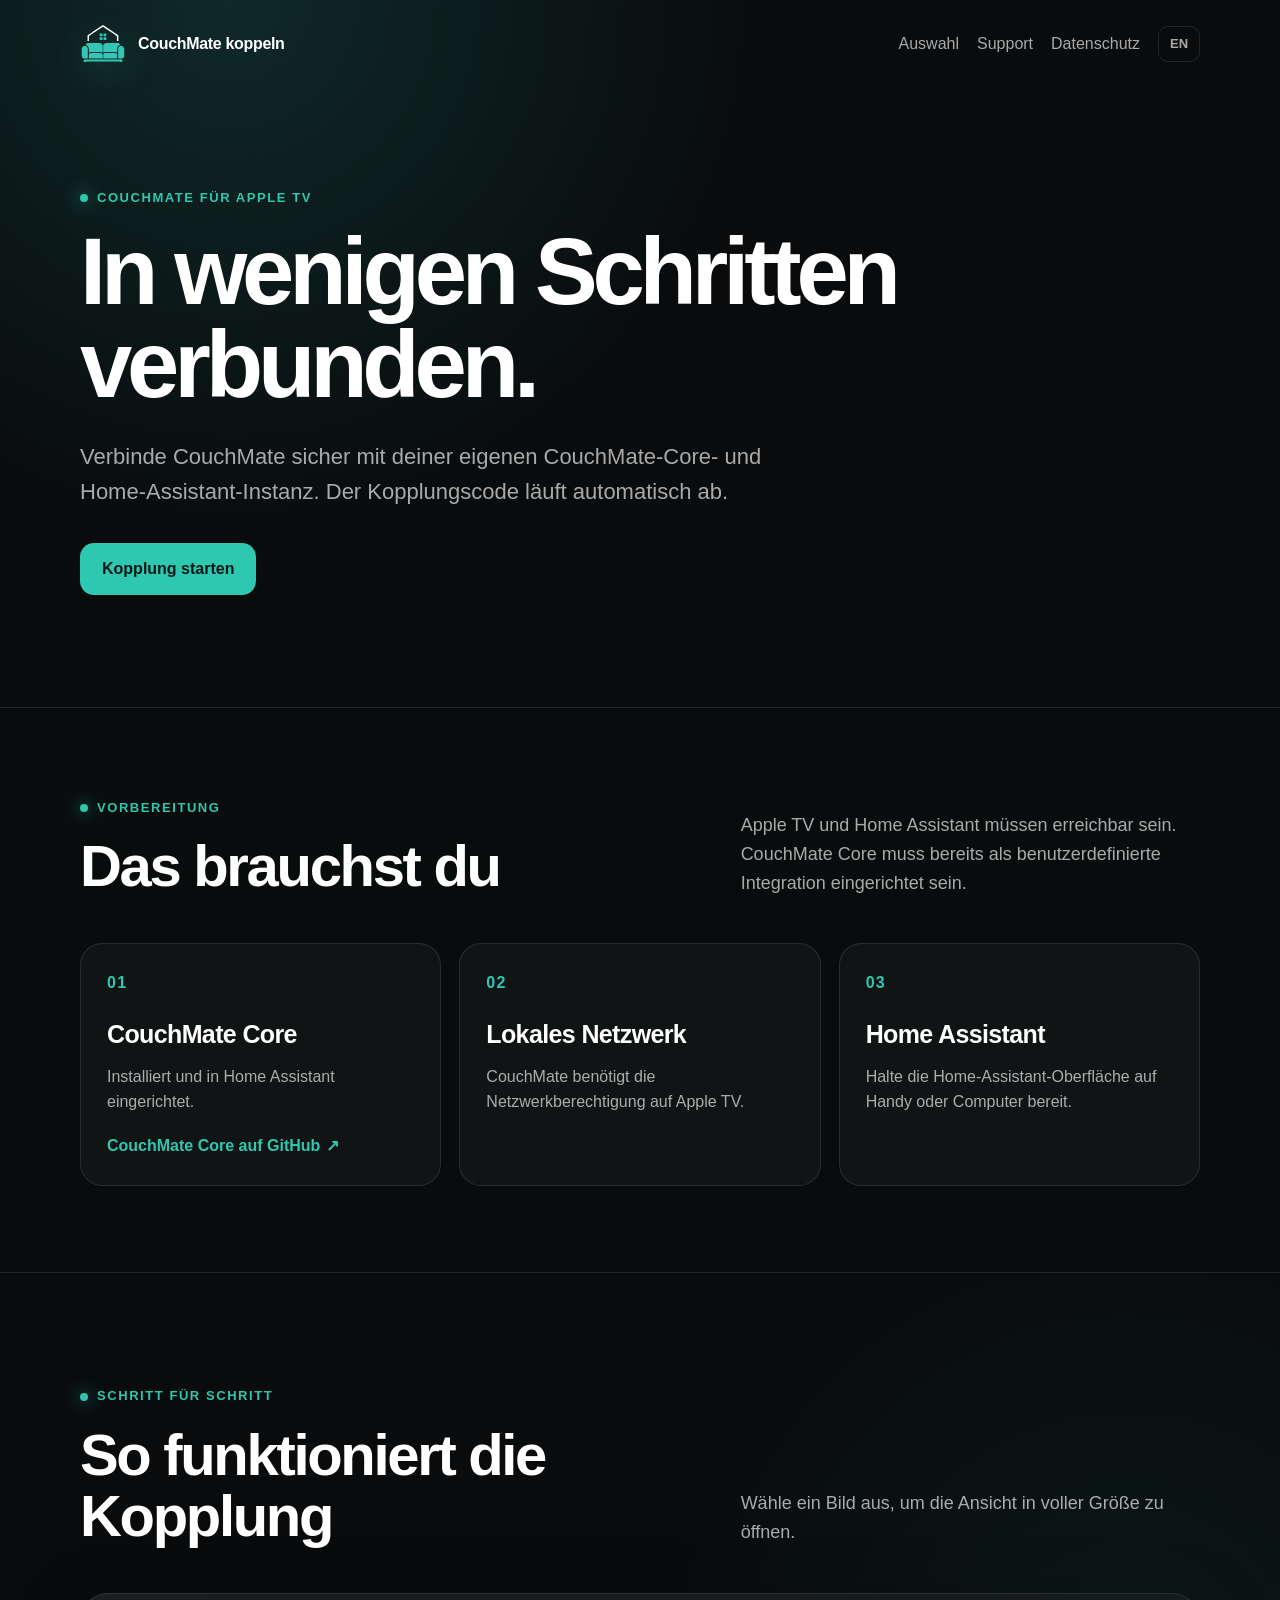
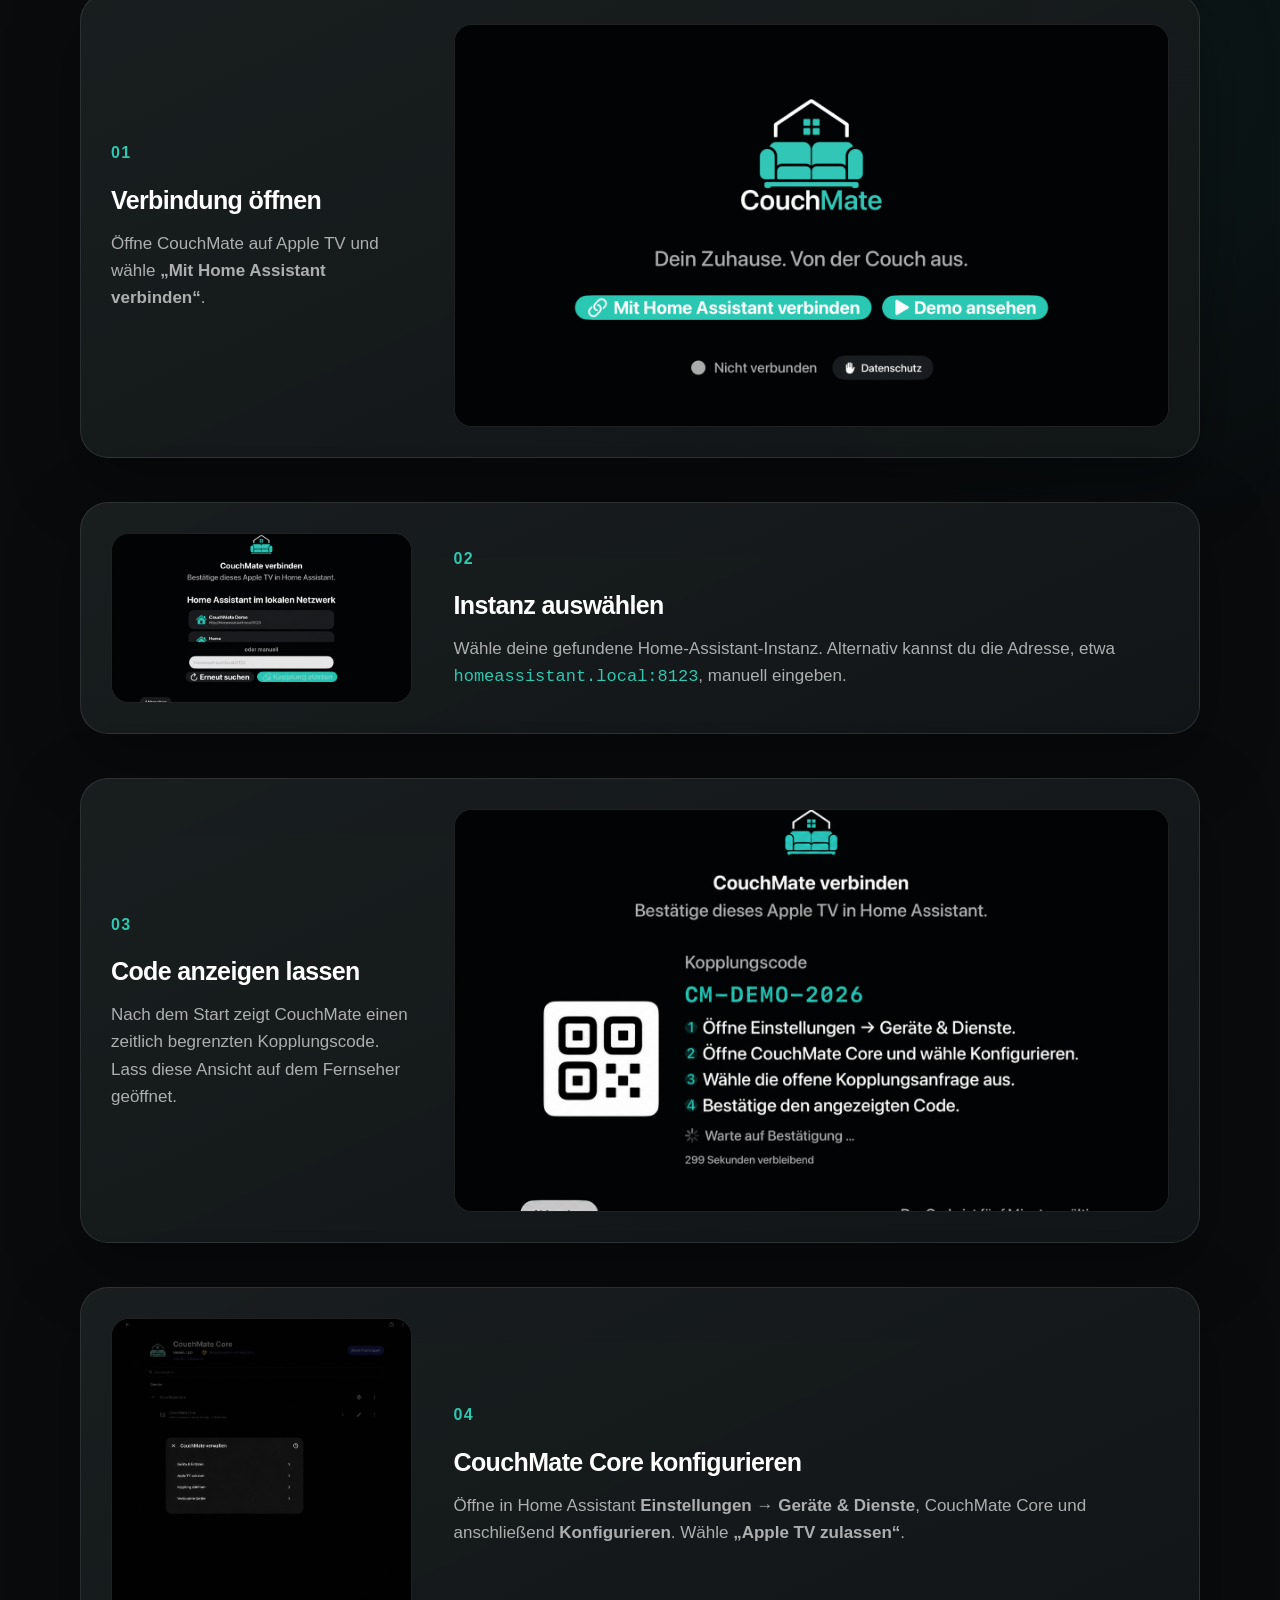
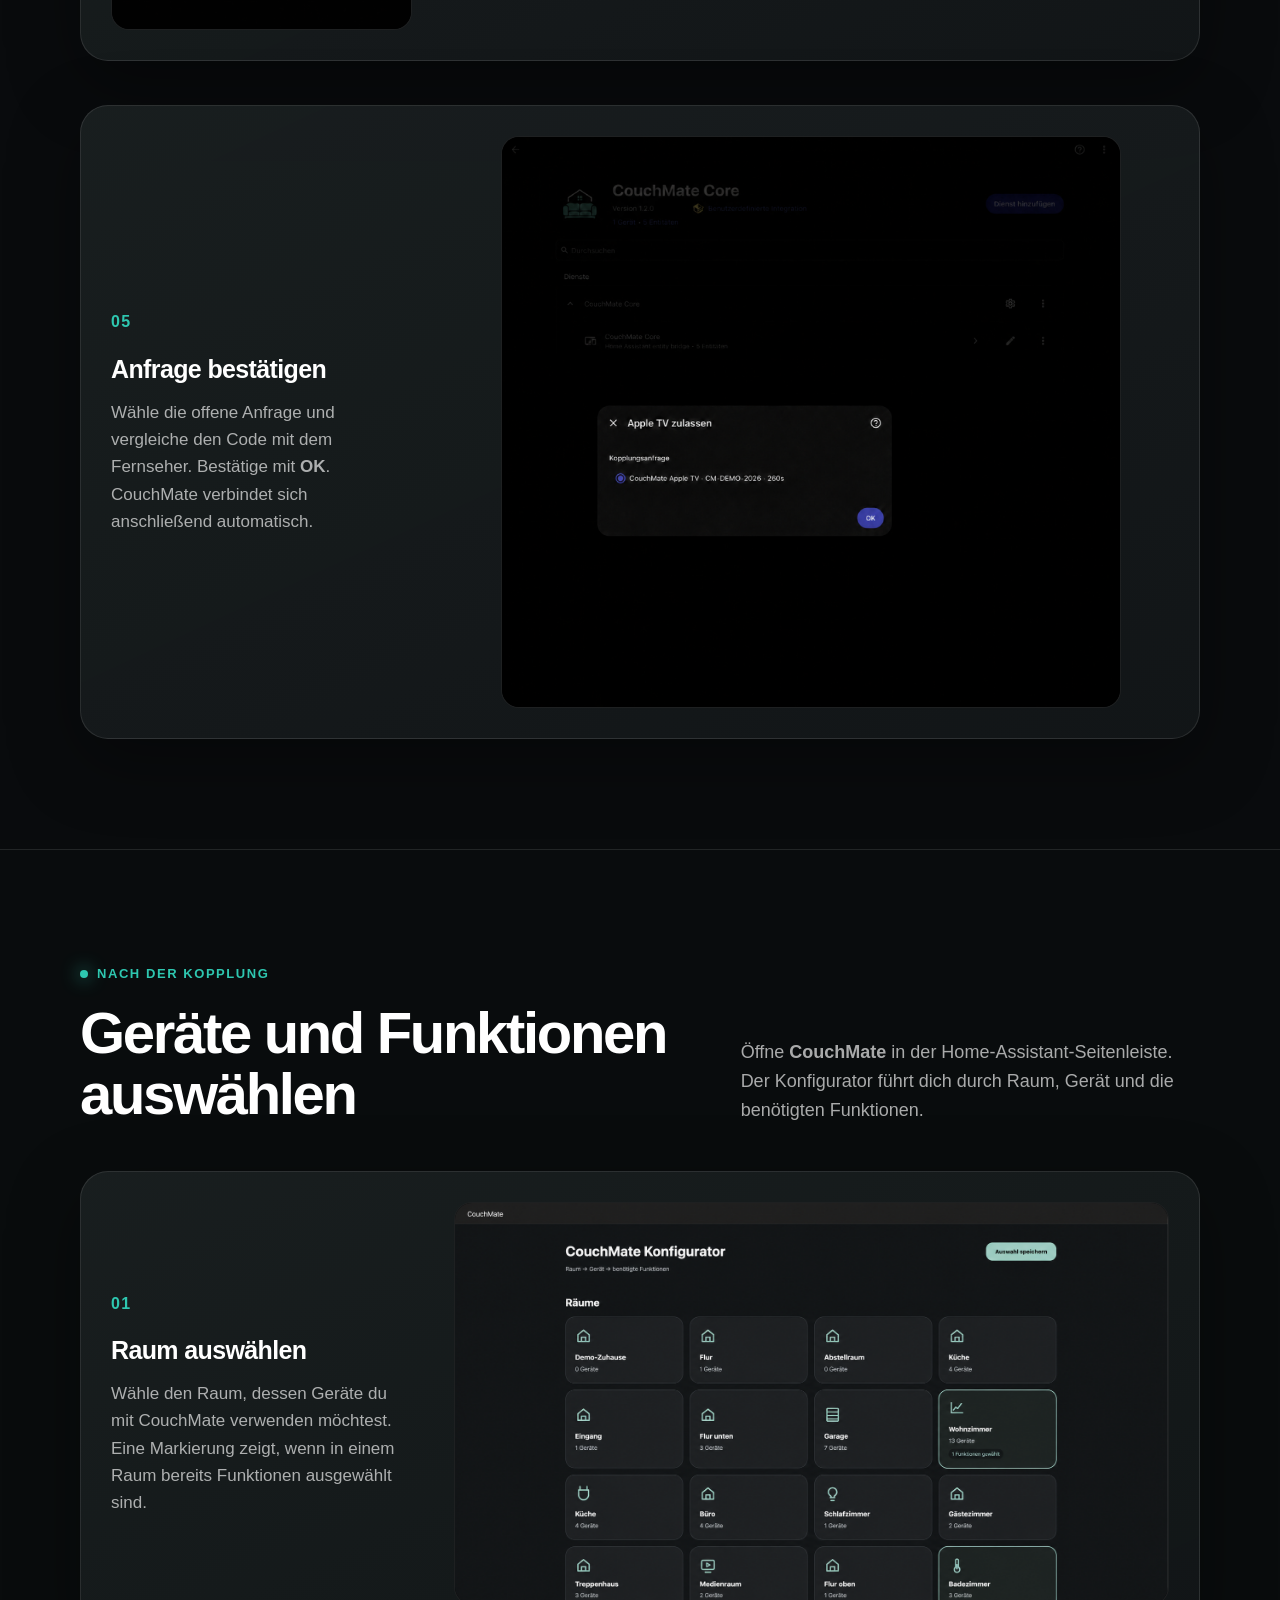
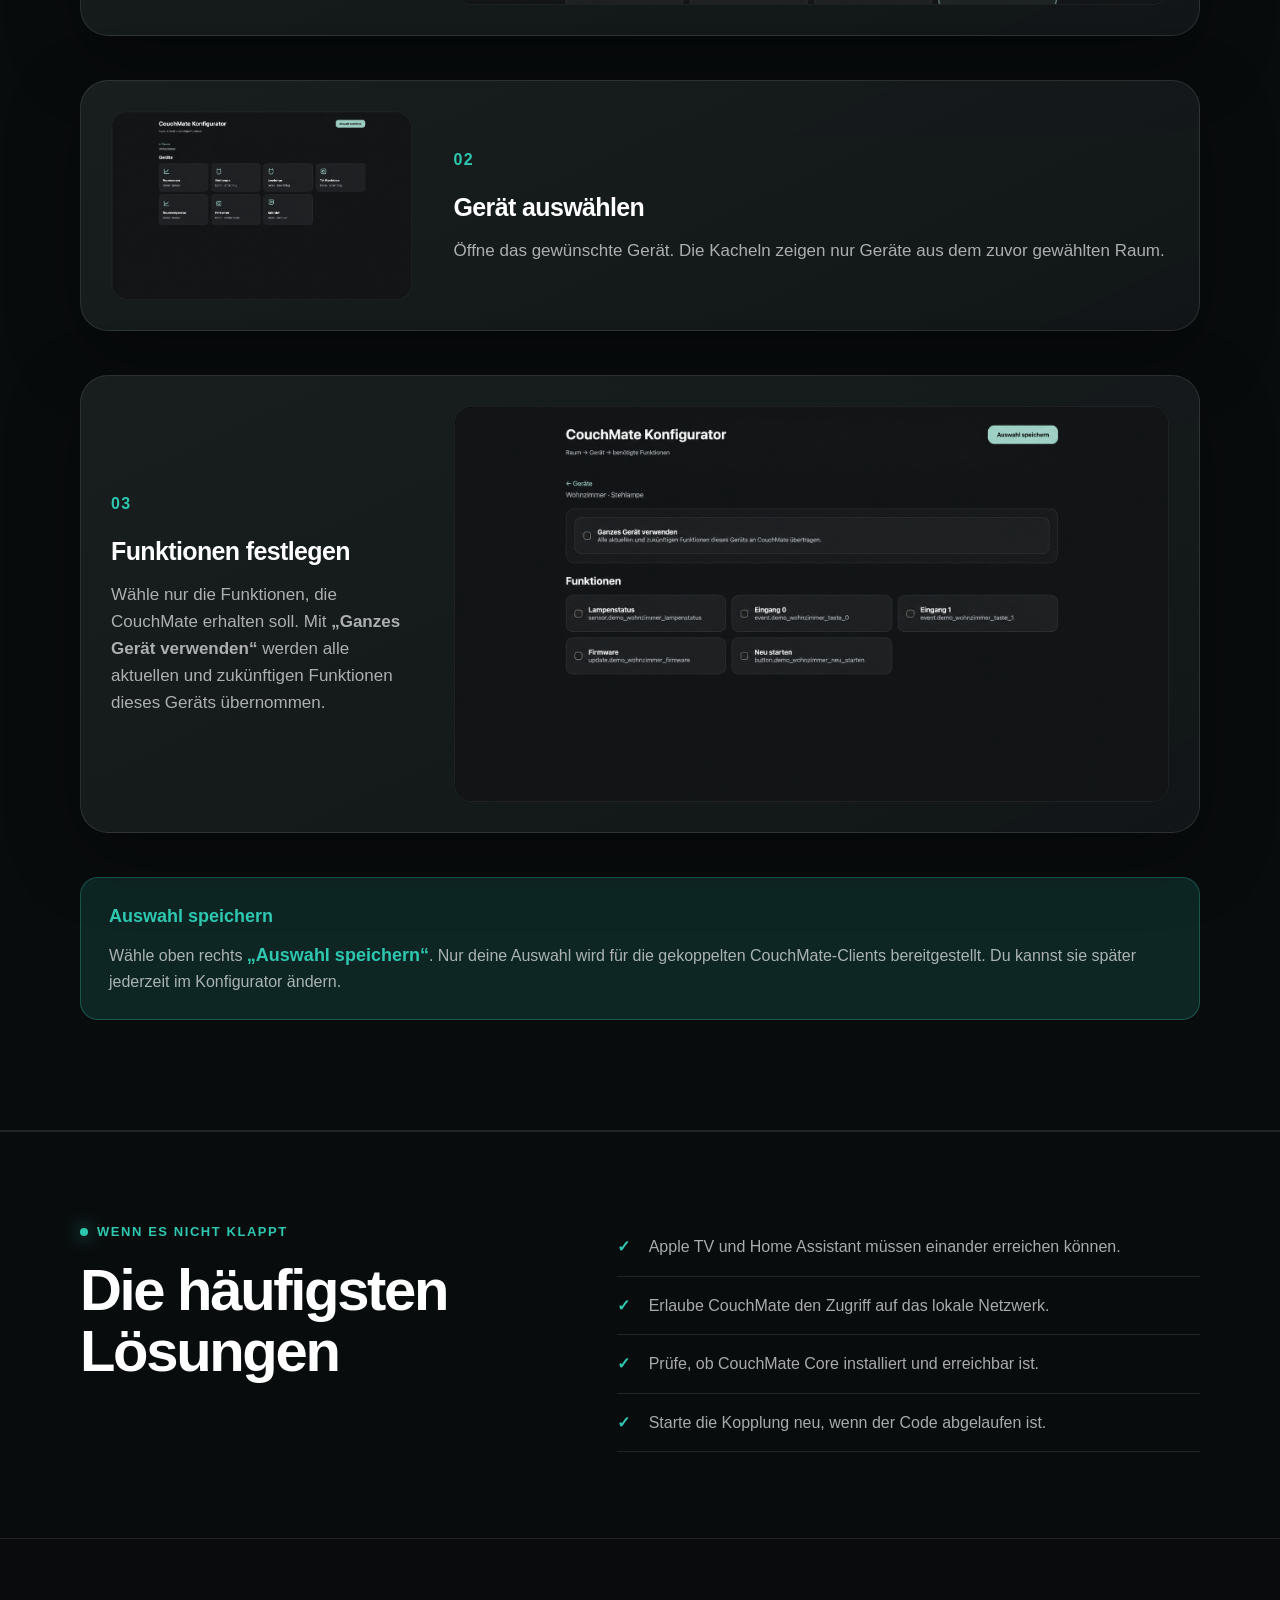
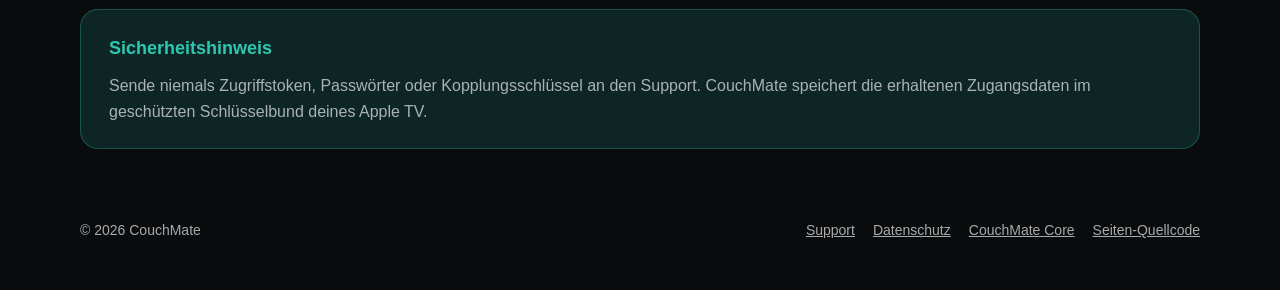
<file: index.html>
<!doctype html>
<html lang="de">
<head>
  <meta charset="utf-8">
  <meta name="viewport" content="width=device-width, initial-scale=1">
  <meta name="description" content="Schritt-für-Schritt-Anleitung zur sicheren Kopplung von CouchMate auf Apple TV sowie zur Auswahl von Geräten und Funktionen in CouchMate Core.">
  <meta name="theme-color" content="#090b0d">
  <title>CouchMate koppeln</title>
  <link rel="icon" href="couchmate-icon.svg" type="image/svg+xml">
  <link rel="stylesheet" href="styles.css">
</head>
<body>
  <header class="site-header shell">
    <a class="brand" href="./" aria-label="CouchMate Kopplungsanleitung Startseite">
      <img class="brand-mark" src="couchmate-icon.svg" alt="" width="46" height="40">
      <span>CouchMate koppeln</span>
    </a>
    <nav class="header-actions" aria-label="Seitennavigation">
      <a class="text-link" href="#auswahl">Auswahl</a>
      <a class="text-link" href="https://couchmatedev.github.io/Support/">Support</a>
      <a class="text-link" href="https://couchmatedev.github.io/Privacy/">Datenschutz</a>
      <a class="language-link" href="en.html" lang="en" hreflang="en" aria-label="View this page in English">EN</a>
    </nav>
  </header>

  <main>
    <section class="hero shell">
      <p class="eyebrow">CouchMate für Apple TV</p>
      <h1>In wenigen Schritten verbunden.</h1>
      <p class="hero-copy">Verbinde CouchMate sicher mit deiner eigenen CouchMate-Core- und Home-Assistant-Instanz. Der Kopplungscode läuft automatisch ab.</p>
      <a class="button primary" href="#schritte">Kopplung starten</a>
    </section>

    <section class="prerequisites">
      <div class="shell">
        <div class="section-heading">
          <div>
            <p class="eyebrow">Vorbereitung</p>
            <h2>Das brauchst du</h2>
          </div>
          <p>Apple TV und Home Assistant müssen erreichbar sein. CouchMate Core muss bereits als benutzerdefinierte Integration eingerichtet sein.</p>
        </div>
        <div class="requirements">
          <article>
            <span>01</span>
            <h3>CouchMate Core</h3>
            <p>Installiert und in Home Assistant eingerichtet.</p>
            <a class="resource-link" href="https://github.com/couchmatedev/CouchMate-Core" target="_blank" rel="noopener noreferrer">CouchMate Core auf GitHub <span aria-hidden="true">↗</span></a>
          </article>
          <article><span>02</span><h3>Lokales Netzwerk</h3><p>CouchMate benötigt die Netzwerkberechtigung auf Apple TV.</p></article>
          <article><span>03</span><h3>Home Assistant</h3><p>Halte die Home-Assistant-Oberfläche auf Handy oder Computer bereit.</p></article>
        </div>
      </div>
    </section>

    <section class="steps-section shell" id="schritte">
      <div class="section-heading">
        <div>
          <p class="eyebrow">Schritt für Schritt</p>
          <h2>So funktioniert die Kopplung</h2>
        </div>
        <p>Wähle ein Bild aus, um die Ansicht in voller Größe zu öffnen.</p>
      </div>

      <ol class="steps">
        <li class="step">
          <div class="step-copy"><span class="step-number">01</span><h3>Verbindung öffnen</h3><p>Öffne CouchMate auf Apple TV und wähle <strong>„Mit Home Assistant verbinden“</strong>.</p></div>
          <a class="screenshot" href="assets/screenshots/01-start.png" target="_blank" rel="noopener"><img src="assets/screenshots/01-start.png" alt="CouchMate-Startseite mit der Schaltfläche Mit Home Assistant verbinden" width="1600" height="900" loading="lazy"></a>
        </li>
        <li class="step">
          <div class="step-copy"><span class="step-number">02</span><h3>Instanz auswählen</h3><p>Wähle deine gefundene Home-Assistant-Instanz. Alternativ kannst du die Adresse, etwa <code>homeassistant.local:8123</code>, manuell eingeben.</p></div>
          <a class="screenshot" href="assets/screenshots/02-discovery.png" target="_blank" rel="noopener"><img src="assets/screenshots/02-discovery.png" alt="Auswahl einer Home-Assistant-Instanz im lokalen Netzwerk" width="1600" height="900" loading="lazy"></a>
        </li>
        <li class="step">
          <div class="step-copy"><span class="step-number">03</span><h3>Code anzeigen lassen</h3><p>Nach dem Start zeigt CouchMate einen zeitlich begrenzten Kopplungscode. Lass diese Ansicht auf dem Fernseher geöffnet.</p></div>
          <a class="screenshot" href="assets/screenshots/03-pairing-code.png" target="_blank" rel="noopener"><img src="assets/screenshots/03-pairing-code.png" alt="CouchMate-Kopplungsbildschirm mit einem Demo-Code" width="1600" height="900" loading="lazy"></a>
        </li>
        <li class="step portrait-step">
          <div class="step-copy"><span class="step-number">04</span><h3>CouchMate Core konfigurieren</h3><p>Öffne in Home Assistant <strong>Einstellungen → Geräte &amp; Dienste</strong>, CouchMate Core und anschließend <strong>Konfigurieren</strong>. Wähle <strong>„Apple TV zulassen“</strong>.</p></div>
          <a class="screenshot portrait" href="assets/screenshots/04-core-manage.png" target="_blank" rel="noopener"><img src="assets/screenshots/04-core-manage.png" alt="Konfigurationsmenü von CouchMate Core mit Apple TV zulassen" width="1232" height="1277" loading="lazy"></a>
        </li>
        <li class="step portrait-step">
          <div class="step-copy"><span class="step-number">05</span><h3>Anfrage bestätigen</h3><p>Wähle die offene Anfrage und vergleiche den Code mit dem Fernseher. Bestätige mit <strong>OK</strong>. CouchMate verbindet sich anschließend automatisch.</p></div>
          <a class="screenshot portrait" href="assets/screenshots/05-core-approve.png" target="_blank" rel="noopener"><img src="assets/screenshots/05-core-approve.png" alt="Home-Assistant-Dialog zum Bestätigen der Apple-TV-Kopplung" width="1305" height="1205" loading="lazy"></a>
        </li>
      </ol>
    </section>

    <section class="selection-guide" id="auswahl">
      <div class="shell">
        <div class="section-heading">
          <div>
            <p class="eyebrow">Nach der Kopplung</p>
            <h2>Geräte und Funktionen auswählen</h2>
          </div>
          <p>Öffne <strong>CouchMate</strong> in der Home-Assistant-Seitenleiste. Der Konfigurator führt dich durch Raum, Gerät und die benötigten Funktionen.</p>
        </div>

        <ol class="steps">
          <li class="step">
            <div class="step-copy"><span class="step-number">01</span><h3>Raum auswählen</h3><p>Wähle den Raum, dessen Geräte du mit CouchMate verwenden möchtest. Eine Markierung zeigt, wenn in einem Raum bereits Funktionen ausgewählt sind.</p></div>
            <a class="screenshot" href="assets/screenshots/06-select-room.png" target="_blank" rel="noopener"><img src="assets/screenshots/06-select-room.png" alt="CouchMate-Konfigurator mit einer anonymisierten Auswahl von Räumen" width="1672" height="941" loading="lazy"></a>
          </li>
          <li class="step">
            <div class="step-copy"><span class="step-number">02</span><h3>Gerät auswählen</h3><p>Öffne das gewünschte Gerät. Die Kacheln zeigen nur Geräte aus dem zuvor gewählten Raum.</p></div>
            <a class="screenshot" href="assets/screenshots/07-select-device.png" target="_blank" rel="noopener"><img src="assets/screenshots/07-select-device.png" alt="CouchMate-Konfigurator mit anonymisierten Geräten eines Raums" width="1586" height="992" loading="lazy"></a>
          </li>
          <li class="step">
            <div class="step-copy"><span class="step-number">03</span><h3>Funktionen festlegen</h3><p>Wähle nur die Funktionen, die CouchMate erhalten soll. Mit <strong>„Ganzes Gerät verwenden“</strong> werden alle aktuellen und zukünftigen Funktionen dieses Geräts übernommen.</p></div>
            <a class="screenshot" href="assets/screenshots/08-select-functions.png" target="_blank" rel="noopener"><img src="assets/screenshots/08-select-functions.png" alt="CouchMate-Konfigurator mit einer anonymisierten Funktionsauswahl" width="1688" height="932" loading="lazy"></a>
          </li>
        </ol>

        <aside class="selection-note"><strong>Auswahl speichern</strong><p>Wähle oben rechts <strong>„Auswahl speichern“</strong>. Nur deine Auswahl wird für die gekoppelten CouchMate-Clients bereitgestellt. Du kannst sie später jederzeit im Konfigurator ändern.</p></aside>
      </div>
    </section>

    <section class="help">
      <div class="shell help-grid">
        <div><p class="eyebrow">Wenn es nicht klappt</p><h2>Die häufigsten Lösungen</h2></div>
        <ul><li>Apple TV und Home Assistant müssen einander erreichen können.</li><li>Erlaube CouchMate den Zugriff auf das lokale Netzwerk.</li><li>Prüfe, ob CouchMate Core installiert und erreichbar ist.</li><li>Starte die Kopplung neu, wenn der Code abgelaufen ist.</li></ul>
      </div>
    </section>

    <aside class="security shell"><strong>Sicherheitshinweis</strong><p>Sende niemals Zugriffstoken, Passwörter oder Kopplungsschlüssel an den Support. CouchMate speichert die erhaltenen Zugangsdaten im geschützten Schlüsselbund deines Apple TV.</p></aside>
  </main>

  <footer class="site-footer shell">
    <span>© 2026 CouchMate</span>
    <nav class="footer-links" aria-label="CouchMate-Core-, Kopplungs-, Datenschutz- und Supportlinks">
      <a href="https://couchmatedev.github.io/Support/">Support</a>
      <a href="https://couchmatedev.github.io/Privacy/">Datenschutz</a>
      <a href="https://github.com/couchmatedev/CouchMate-Core">CouchMate Core</a>
      <a href="https://github.com/couchmatedev/Pairing">Seiten-Quellcode</a>
    </nav>
  </footer>
</body>
</html>
</file>
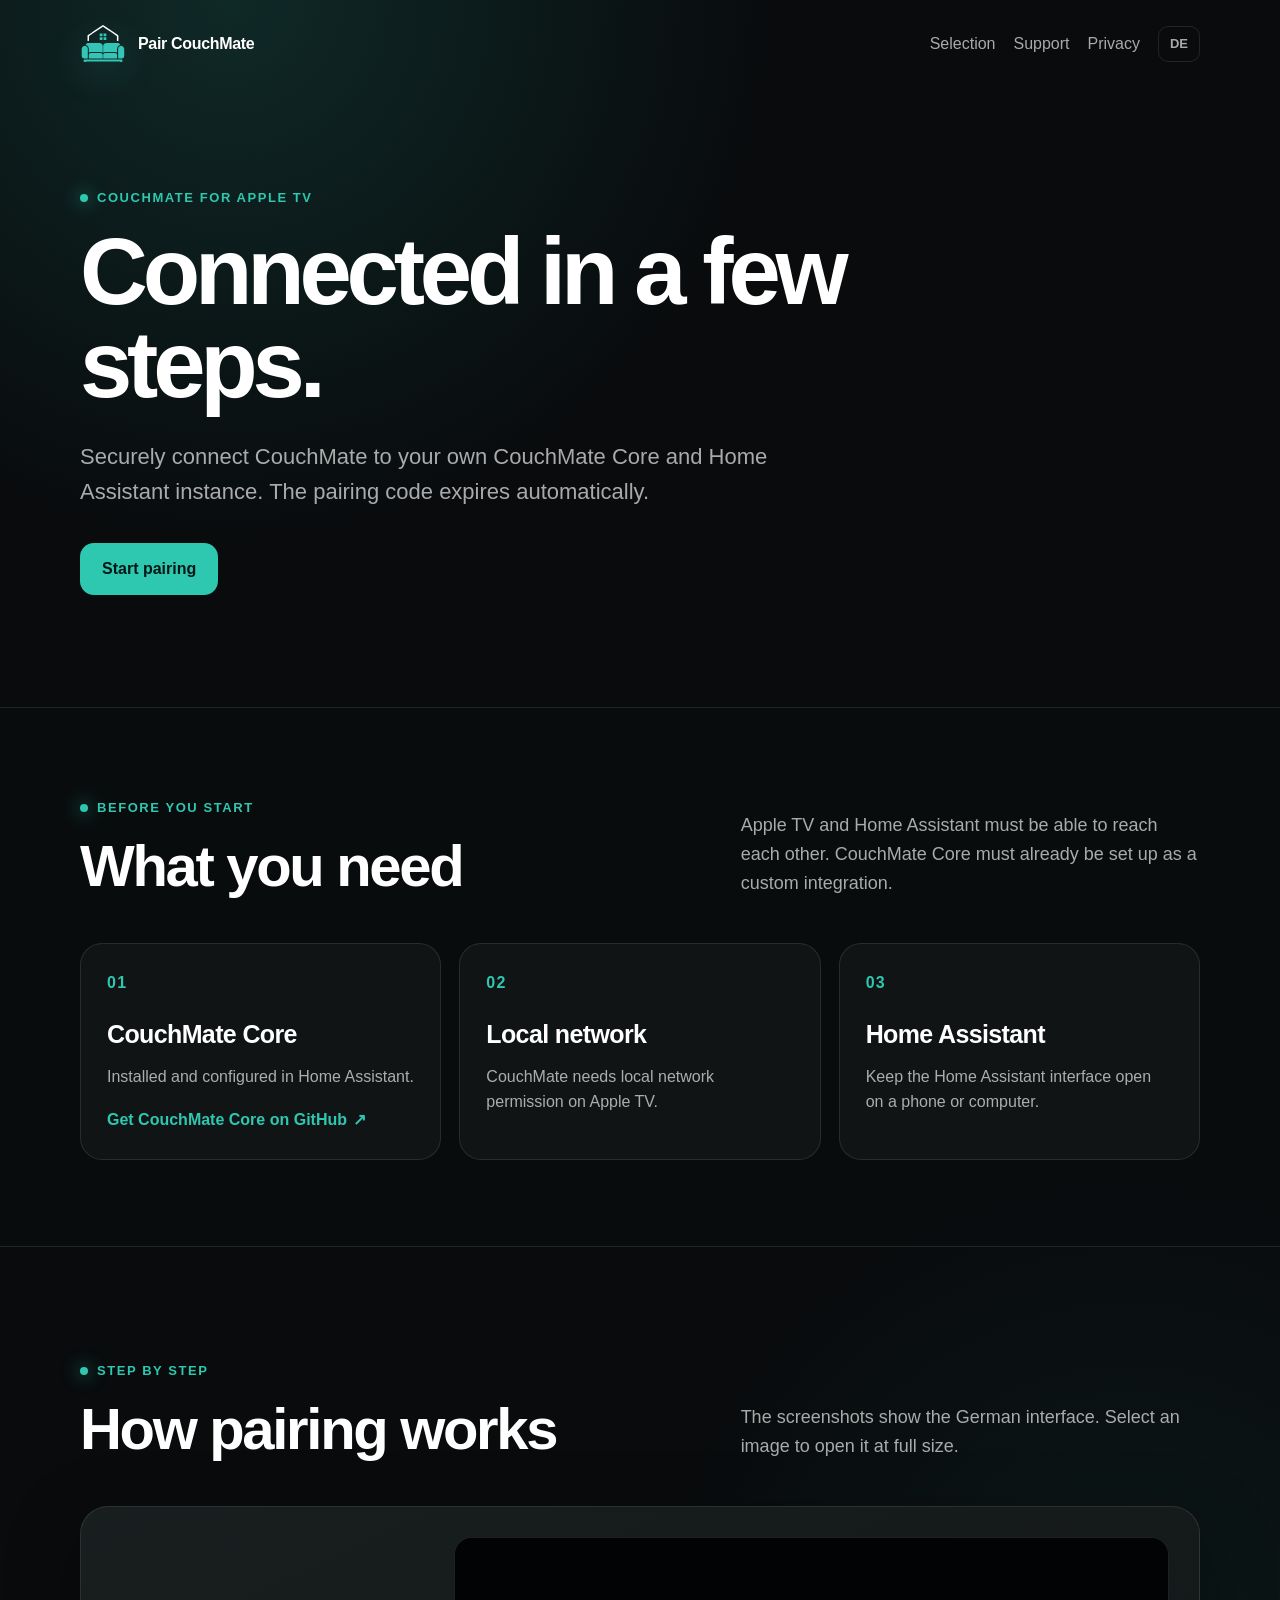
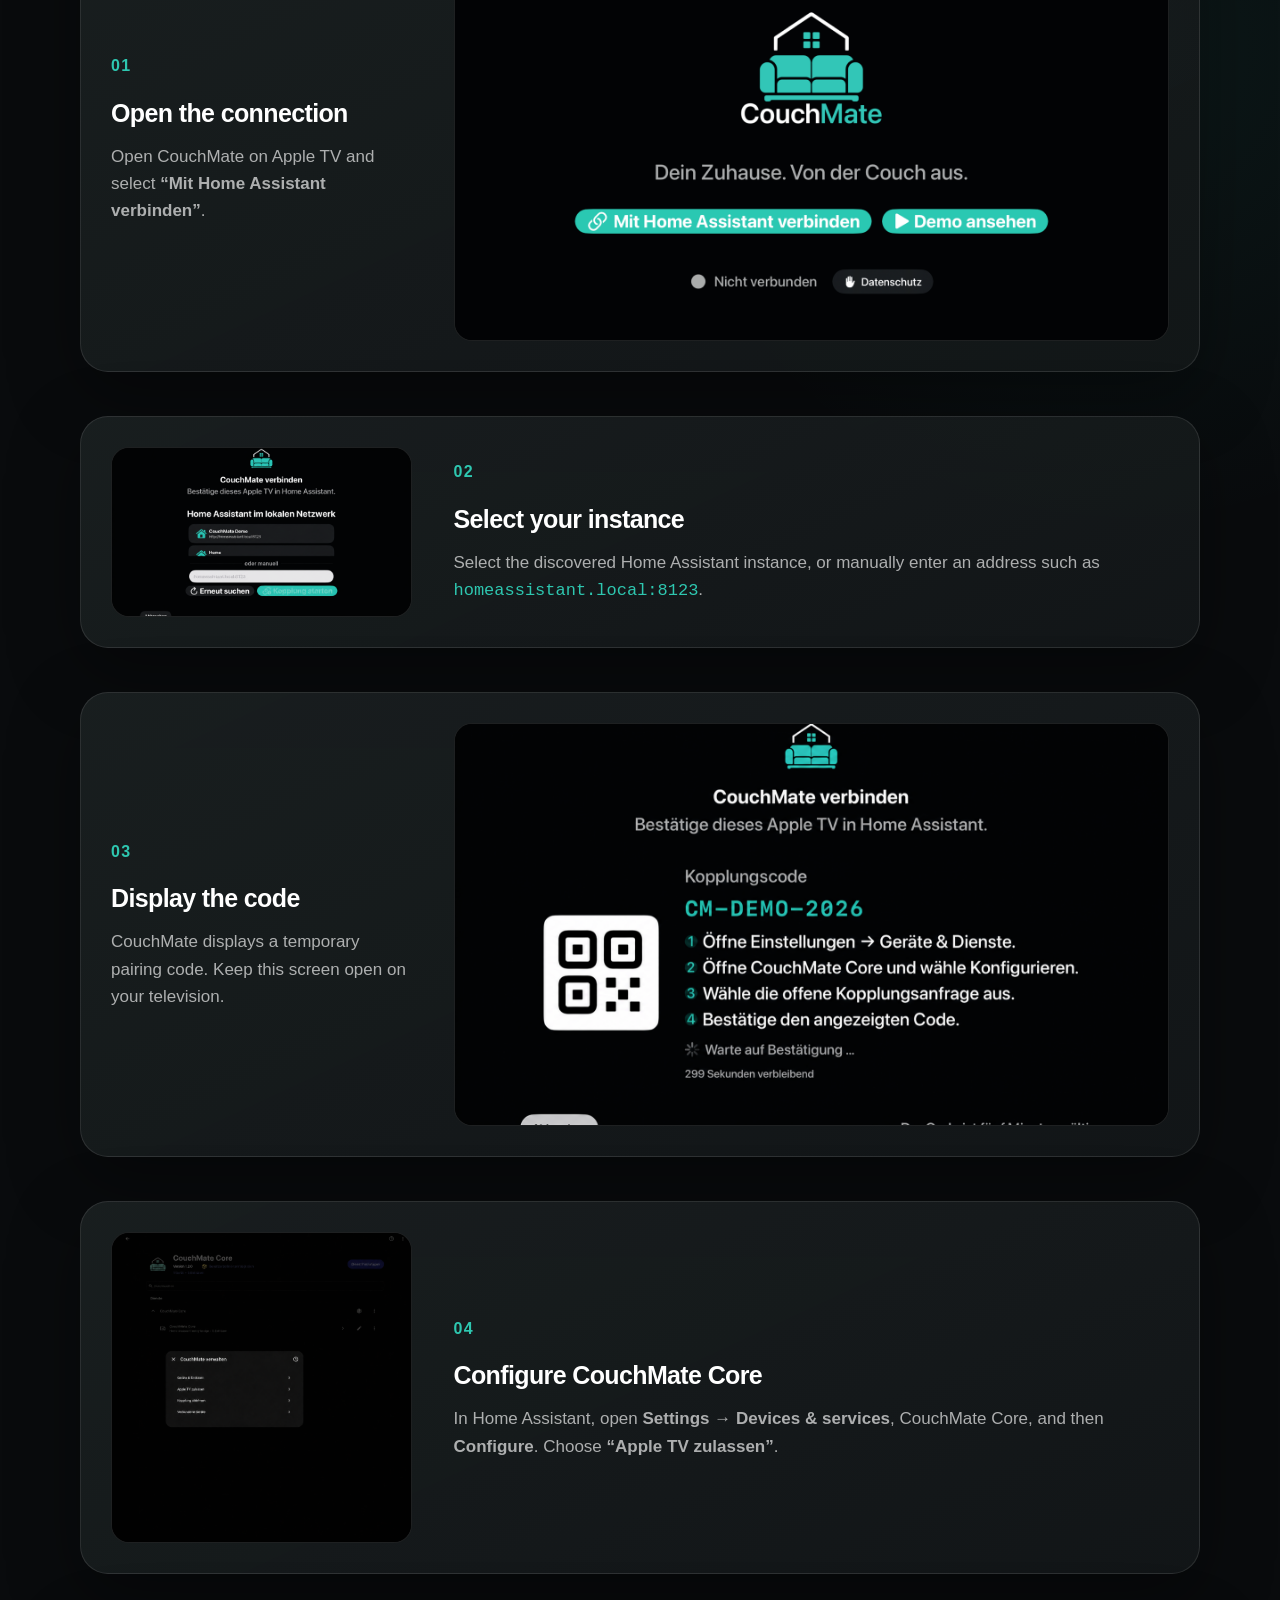
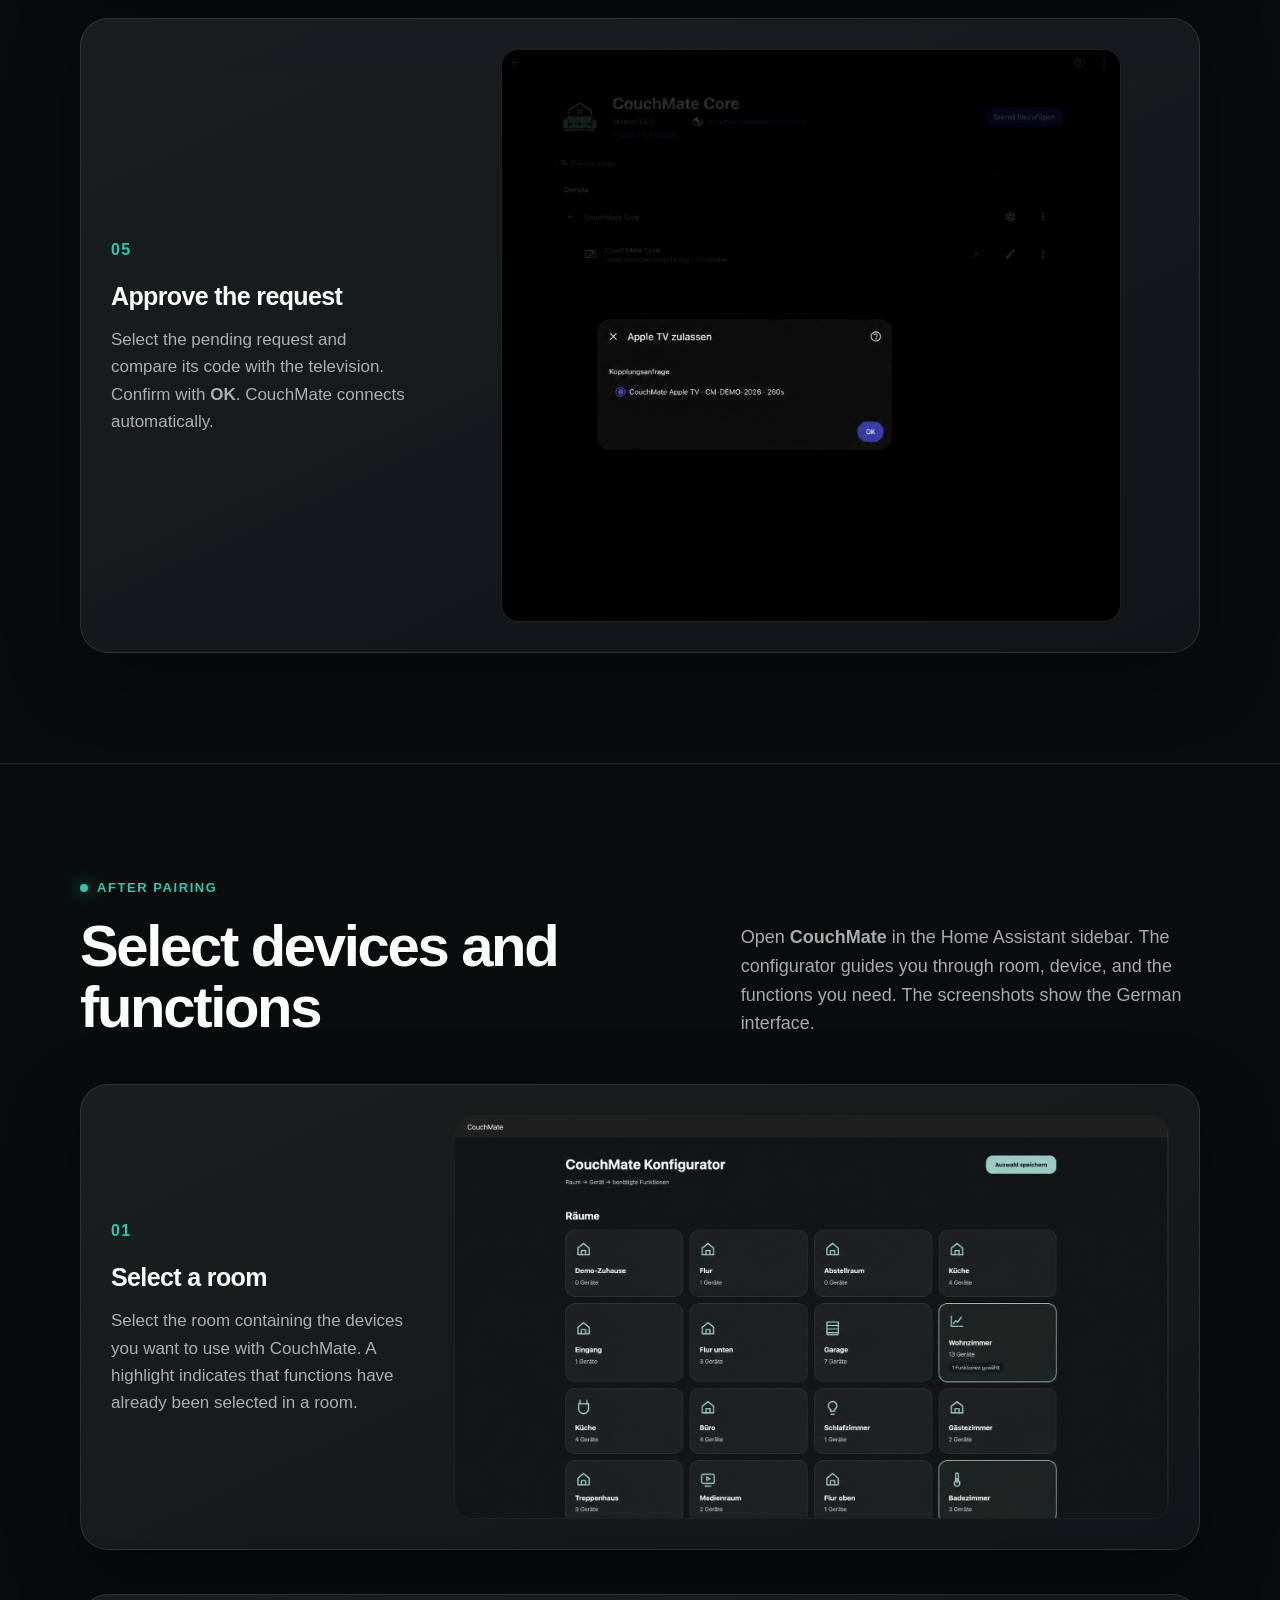
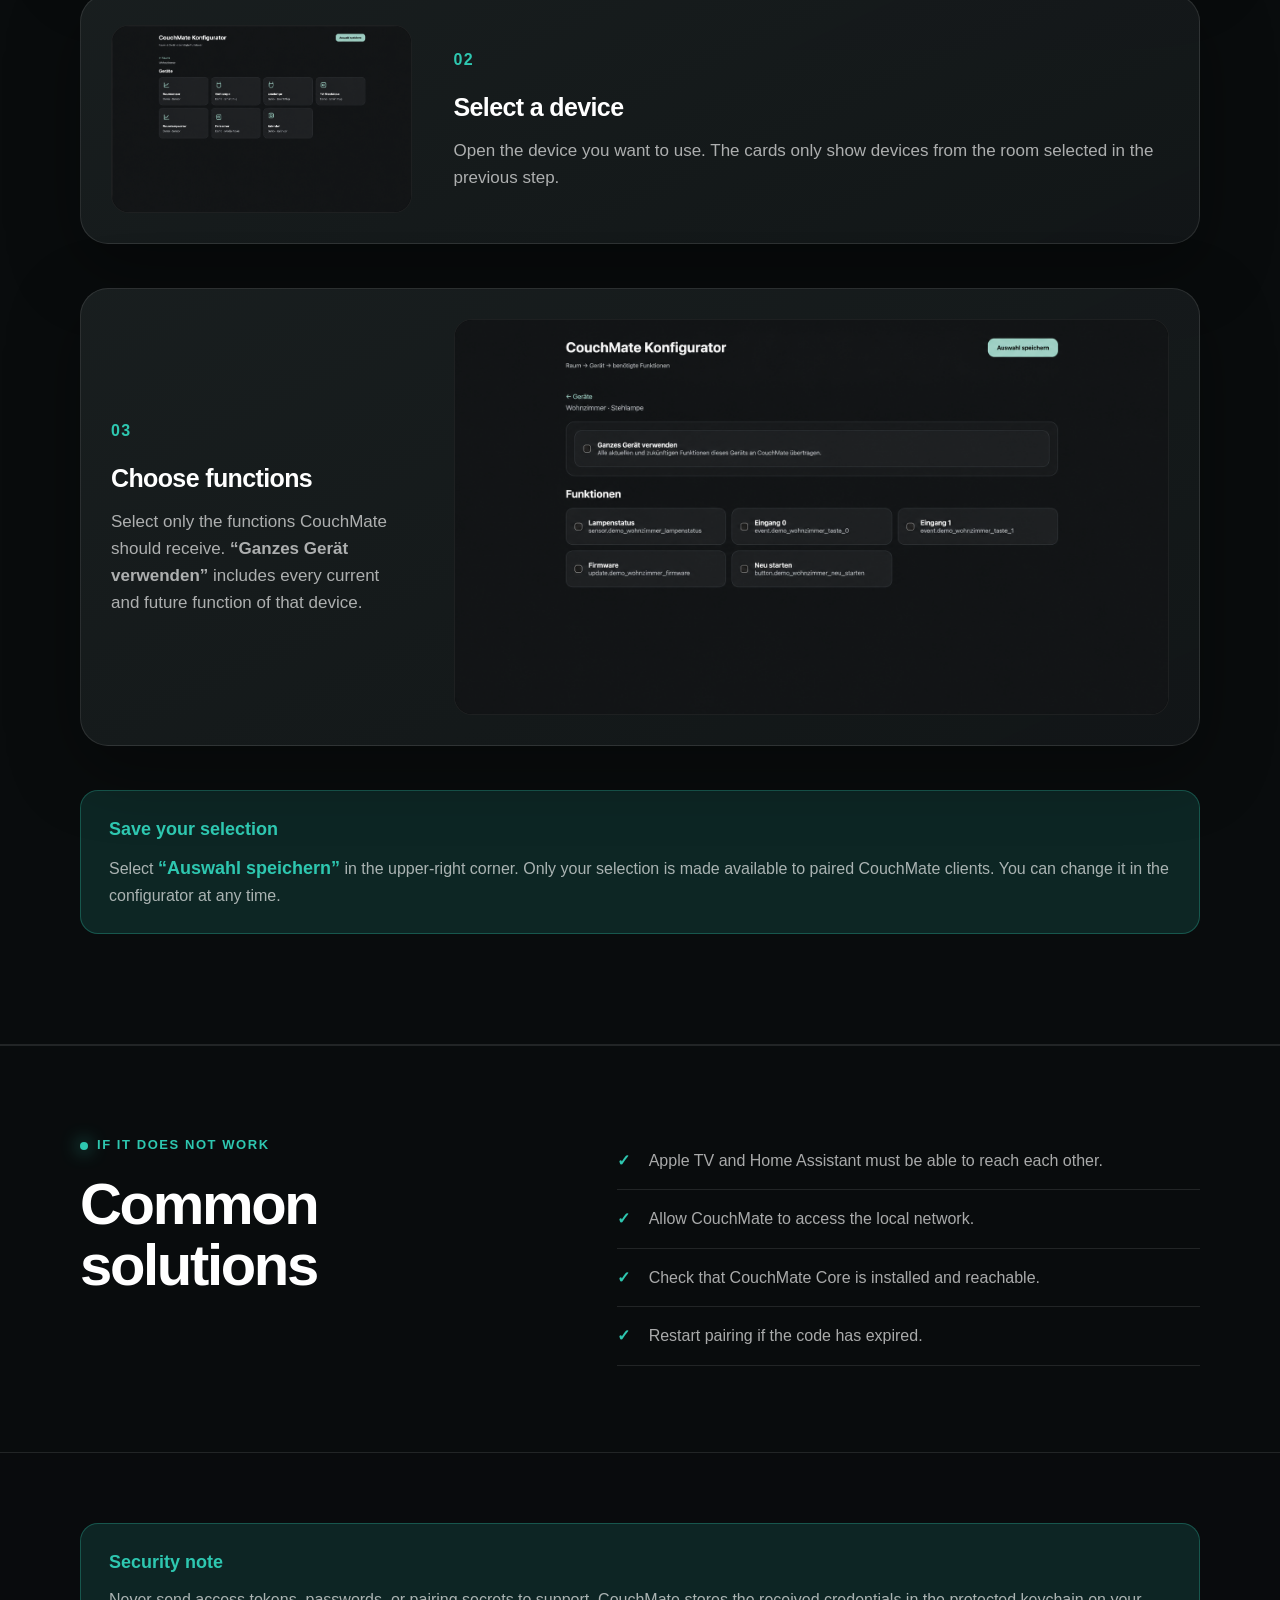
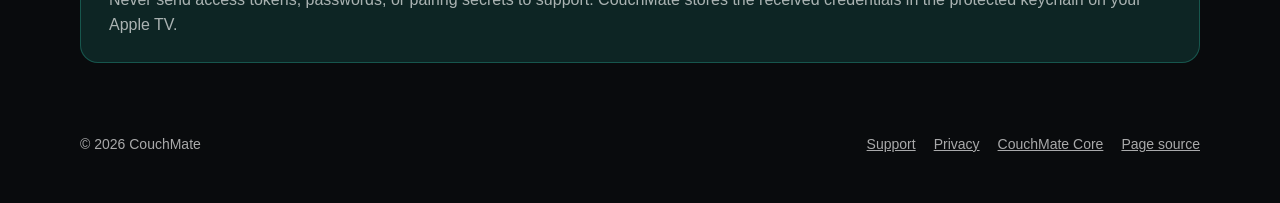
<file: en.html>
<!doctype html>
<html lang="en">
<head>
  <meta charset="utf-8">
  <meta name="viewport" content="width=device-width, initial-scale=1">
  <meta name="description" content="Step-by-step guide to securely pair CouchMate on Apple TV and select devices and functions in CouchMate Core.">
  <meta name="theme-color" content="#090b0d">
  <title>Pair CouchMate</title>
  <link rel="icon" href="couchmate-icon.svg" type="image/svg+xml">
  <link rel="stylesheet" href="styles.css">
</head>
<body>
  <header class="site-header shell">
    <a class="brand" href="en.html" aria-label="CouchMate pairing guide home">
      <img class="brand-mark" src="couchmate-icon.svg" alt="" width="46" height="40">
      <span>Pair CouchMate</span>
    </a>
    <nav class="header-actions" aria-label="Page navigation">
      <a class="text-link" href="#selection">Selection</a>
      <a class="text-link" href="https://couchmatedev.github.io/Support/en.html">Support</a>
      <a class="text-link" href="https://couchmatedev.github.io/Privacy/en.html">Privacy</a>
      <a class="language-link" href="index.html" lang="de" hreflang="de" aria-label="Diese Seite auf Deutsch anzeigen">DE</a>
    </nav>
  </header>

  <main>
    <section class="hero shell">
      <p class="eyebrow">CouchMate for Apple TV</p>
      <h1>Connected in a few steps.</h1>
      <p class="hero-copy">Securely connect CouchMate to your own CouchMate Core and Home Assistant instance. The pairing code expires automatically.</p>
      <a class="button primary" href="#steps">Start pairing</a>
    </section>

    <section class="prerequisites">
      <div class="shell">
        <div class="section-heading"><div><p class="eyebrow">Before you start</p><h2>What you need</h2></div><p>Apple TV and Home Assistant must be able to reach each other. CouchMate Core must already be set up as a custom integration.</p></div>
        <div class="requirements">
          <article>
            <span>01</span>
            <h3>CouchMate Core</h3>
            <p>Installed and configured in Home Assistant.</p>
            <a class="resource-link" href="https://github.com/couchmatedev/CouchMate-Core" target="_blank" rel="noopener noreferrer">Get CouchMate Core on GitHub <span aria-hidden="true">↗</span></a>
          </article>
          <article><span>02</span><h3>Local network</h3><p>CouchMate needs local network permission on Apple TV.</p></article>
          <article><span>03</span><h3>Home Assistant</h3><p>Keep the Home Assistant interface open on a phone or computer.</p></article>
        </div>
      </div>
    </section>

    <section class="steps-section shell" id="steps">
      <div class="section-heading"><div><p class="eyebrow">Step by step</p><h2>How pairing works</h2></div><p>The screenshots show the German interface. Select an image to open it at full size.</p></div>
      <ol class="steps">
        <li class="step"><div class="step-copy"><span class="step-number">01</span><h3>Open the connection</h3><p>Open CouchMate on Apple TV and select <strong>“Mit Home Assistant verbinden”</strong>.</p></div><a class="screenshot" href="assets/screenshots/01-start.png" target="_blank" rel="noopener"><img src="assets/screenshots/01-start.png" alt="CouchMate home screen with the connect to Home Assistant button" width="1600" height="900" loading="lazy"></a></li>
        <li class="step"><div class="step-copy"><span class="step-number">02</span><h3>Select your instance</h3><p>Select the discovered Home Assistant instance, or manually enter an address such as <code>homeassistant.local:8123</code>.</p></div><a class="screenshot" href="assets/screenshots/02-discovery.png" target="_blank" rel="noopener"><img src="assets/screenshots/02-discovery.png" alt="Selecting a Home Assistant instance on the local network" width="1600" height="900" loading="lazy"></a></li>
        <li class="step"><div class="step-copy"><span class="step-number">03</span><h3>Display the code</h3><p>CouchMate displays a temporary pairing code. Keep this screen open on your television.</p></div><a class="screenshot" href="assets/screenshots/03-pairing-code.png" target="_blank" rel="noopener"><img src="assets/screenshots/03-pairing-code.png" alt="CouchMate pairing screen with a demo code" width="1600" height="900" loading="lazy"></a></li>
        <li class="step portrait-step"><div class="step-copy"><span class="step-number">04</span><h3>Configure CouchMate Core</h3><p>In Home Assistant, open <strong>Settings → Devices &amp; services</strong>, CouchMate Core, and then <strong>Configure</strong>. Choose <strong>“Apple TV zulassen”</strong>.</p></div><a class="screenshot portrait" href="assets/screenshots/04-core-manage.png" target="_blank" rel="noopener"><img src="assets/screenshots/04-core-manage.png" alt="CouchMate Core configuration menu with Allow Apple TV" width="1232" height="1277" loading="lazy"></a></li>
        <li class="step portrait-step"><div class="step-copy"><span class="step-number">05</span><h3>Approve the request</h3><p>Select the pending request and compare its code with the television. Confirm with <strong>OK</strong>. CouchMate connects automatically.</p></div><a class="screenshot portrait" href="assets/screenshots/05-core-approve.png" target="_blank" rel="noopener"><img src="assets/screenshots/05-core-approve.png" alt="Home Assistant dialog for approving Apple TV pairing" width="1305" height="1205" loading="lazy"></a></li>
      </ol>
    </section>

    <section class="selection-guide" id="selection">
      <div class="shell">
        <div class="section-heading"><div><p class="eyebrow">After pairing</p><h2>Select devices and functions</h2></div><p>Open <strong>CouchMate</strong> in the Home Assistant sidebar. The configurator guides you through room, device, and the functions you need. The screenshots show the German interface.</p></div>
        <ol class="steps">
          <li class="step"><div class="step-copy"><span class="step-number">01</span><h3>Select a room</h3><p>Select the room containing the devices you want to use with CouchMate. A highlight indicates that functions have already been selected in a room.</p></div><a class="screenshot" href="assets/screenshots/06-select-room.png" target="_blank" rel="noopener"><img src="assets/screenshots/06-select-room.png" alt="CouchMate configurator showing an anonymized room selection" width="1672" height="941" loading="lazy"></a></li>
          <li class="step"><div class="step-copy"><span class="step-number">02</span><h3>Select a device</h3><p>Open the device you want to use. The cards only show devices from the room selected in the previous step.</p></div><a class="screenshot" href="assets/screenshots/07-select-device.png" target="_blank" rel="noopener"><img src="assets/screenshots/07-select-device.png" alt="CouchMate configurator showing anonymized devices in a room" width="1586" height="992" loading="lazy"></a></li>
          <li class="step"><div class="step-copy"><span class="step-number">03</span><h3>Choose functions</h3><p>Select only the functions CouchMate should receive. <strong>“Ganzes Gerät verwenden”</strong> includes every current and future function of that device.</p></div><a class="screenshot" href="assets/screenshots/08-select-functions.png" target="_blank" rel="noopener"><img src="assets/screenshots/08-select-functions.png" alt="CouchMate configurator showing an anonymized function selection" width="1688" height="932" loading="lazy"></a></li>
        </ol>
        <aside class="selection-note"><strong>Save your selection</strong><p>Select <strong>“Auswahl speichern”</strong> in the upper-right corner. Only your selection is made available to paired CouchMate clients. You can change it in the configurator at any time.</p></aside>
      </div>
    </section>

    <section class="help"><div class="shell help-grid"><div><p class="eyebrow">If it does not work</p><h2>Common solutions</h2></div><ul><li>Apple TV and Home Assistant must be able to reach each other.</li><li>Allow CouchMate to access the local network.</li><li>Check that CouchMate Core is installed and reachable.</li><li>Restart pairing if the code has expired.</li></ul></div></section>
    <aside class="security shell"><strong>Security note</strong><p>Never send access tokens, passwords, or pairing secrets to support. CouchMate stores the received credentials in the protected keychain on your Apple TV.</p></aside>
  </main>

  <footer class="site-footer shell"><span>© 2026 CouchMate</span><nav class="footer-links" aria-label="CouchMate Core, pairing, privacy, and support links"><a href="https://couchmatedev.github.io/Support/en.html">Support</a><a href="https://couchmatedev.github.io/Privacy/en.html">Privacy</a><a href="https://github.com/couchmatedev/CouchMate-Core">CouchMate Core</a><a href="https://github.com/couchmatedev/Pairing">Page source</a></nav></footer>
</body>
</html>
</file>
<file: styles.css>
:root {
  color-scheme: dark;
  --background: #090b0d;
  --surface: rgba(19, 23, 24, 0.86);
  --surface-strong: #1b2021;
  --border: rgba(255, 255, 255, 0.1);
  --text: #fff;
  --muted: rgba(255, 255, 255, 0.65);
  --accent: #2ec7b0;
  --accent-soft: rgba(46, 199, 176, 0.14);
  --shadow: 0 22px 70px rgba(0, 0, 0, 0.34);
}

* { box-sizing: border-box; }
html { scroll-behavior: smooth; }
body {
  margin: 0;
  min-width: 320px;
  background: radial-gradient(circle at 18% 0%, rgba(46, 199, 176, 0.16), transparent 34rem), radial-gradient(circle at 88% 25%, rgba(46, 199, 176, 0.07), transparent 30rem), var(--background);
  color: var(--text);
  font-family: -apple-system, BlinkMacSystemFont, "Segoe UI", sans-serif;
  line-height: 1.6;
}
a { color: inherit; }
a:focus-visible { outline: 3px solid var(--accent); outline-offset: 4px; }
.shell { width: min(1120px, calc(100% - 40px)); margin: 0 auto; }
.site-header { display: flex; align-items: center; justify-content: space-between; min-height: 88px; gap: 24px; }
.brand { display: inline-flex; align-items: center; gap: 12px; text-decoration: none; font-weight: 740; letter-spacing: -0.02em; }
.brand-mark { display: block; width: 46px; height: 40px; object-fit: contain; filter: drop-shadow(0 8px 18px rgba(53, 197, 182, 0.22)); }
.header-actions, .footer-links { display: flex; align-items: center; gap: 18px; }
.text-link { color: var(--muted); text-decoration: none; }
.text-link:hover { color: var(--text); }
.language-link { min-width: 42px; padding: 7px 9px; border: 1px solid var(--border); border-radius: 10px; color: var(--muted); text-align: center; text-decoration: none; font-size: 13px; font-weight: 750; }
.hero { padding: 96px 0 112px; }
.eyebrow { display: inline-flex; align-items: center; gap: 9px; margin: 0 0 18px; color: var(--accent); font-size: 13px; font-weight: 800; letter-spacing: 0.12em; text-transform: uppercase; }
.eyebrow::before { width: 8px; height: 8px; border-radius: 50%; background: currentColor; content: ""; box-shadow: 0 0 18px currentColor; }
h1 { max-width: 900px; margin: 0; font-size: clamp(52px, 8vw, 94px); line-height: 0.98; letter-spacing: -0.055em; }
h2 { margin: 0; font-size: clamp(34px, 5vw, 58px); line-height: 1.05; letter-spacing: -0.04em; }
h3 { margin: 0; font-size: 25px; letter-spacing: -0.025em; }
.hero-copy { max-width: 720px; margin: 28px 0 34px; color: var(--muted); font-size: clamp(18px, 2vw, 22px); }
.button { display: inline-flex; align-items: center; justify-content: center; min-height: 52px; padding: 0 22px; border-radius: 14px; text-decoration: none; font-weight: 760; }
.button.primary { background: var(--accent); color: #041816; }
.prerequisites, .help, .selection-guide { padding: 86px 0; border-block: 1px solid var(--border); background: rgba(10, 13, 14, 0.58); }
.section-heading { display: grid; grid-template-columns: minmax(0, 0.9fr) minmax(280px, 0.7fr); gap: 70px; align-items: end; margin-bottom: 46px; }
.section-heading > p { margin: 0; color: var(--muted); font-size: 18px; }
.requirements { display: grid; grid-template-columns: repeat(3, 1fr); gap: 18px; }
.requirements article { padding: 26px; border: 1px solid var(--border); border-radius: 22px; background: var(--surface); }
.requirements article > span, .step-number { color: var(--accent); font-weight: 850; letter-spacing: 0.08em; }
.requirements h3 { margin-top: 18px; }
.requirements p, .step-copy p, .security p, .selection-note p { margin: 10px 0 0; color: var(--muted); }
.resource-link { display: inline-flex; align-items: center; gap: 6px; margin-top: 18px; color: var(--accent); font-weight: 760; text-decoration: none; }
.resource-link:hover { text-decoration: underline; text-underline-offset: 4px; }
.steps-section { padding: 110px 0; }
.steps { display: grid; gap: 44px; margin: 0; padding: 0; list-style: none; }
.step { display: grid; grid-template-columns: minmax(240px, 0.42fr) minmax(0, 1fr); gap: 42px; align-items: center; padding: 30px; border: 1px solid var(--border); border-radius: 28px; background: linear-gradient(155deg, rgba(27, 32, 33, 0.9), rgba(19, 23, 24, 0.92)); box-shadow: var(--shadow); }
.step:nth-child(even) .step-copy { order: 2; }
.step-copy h3 { margin-top: 14px; }
.step-copy p { font-size: 17px; }
code { color: var(--accent); overflow-wrap: anywhere; }
.screenshot { display: block; overflow: hidden; border: 1px solid var(--border); border-radius: 18px; background: #050708; }
.screenshot img { display: block; width: 100%; height: auto; transition: transform 180ms ease; }
.screenshot:hover img { transform: scale(1.012); }
.screenshot.portrait { max-width: 620px; justify-self: center; }
.selection-guide { padding: 110px 0; }
.selection-note { margin-top: 44px; padding: 24px 28px; border: 1px solid rgba(46, 199, 176, 0.3); border-radius: 18px; background: var(--accent-soft); }
.selection-note strong { color: var(--accent); font-size: 18px; }
.help-grid { display: grid; grid-template-columns: 0.8fr 1fr; gap: 70px; align-items: start; }
.help ul { margin: 0; padding: 0; list-style: none; }
.help li { padding: 16px 0 16px 32px; border-bottom: 1px solid var(--border); color: var(--muted); position: relative; }
.help li::before { position: absolute; left: 0; color: var(--accent); content: "✓"; font-weight: 900; }
.security { margin-top: 70px; padding: 24px 28px; border: 1px solid rgba(46, 199, 176, 0.3); border-radius: 18px; background: var(--accent-soft); }
.security strong { color: var(--accent); font-size: 18px; }
.site-footer { display: flex; justify-content: space-between; gap: 24px; padding: 70px 0 48px; color: var(--muted); font-size: 14px; }
.footer-links { flex-wrap: wrap; }

@media (max-width: 820px) {
  .section-heading, .help-grid { grid-template-columns: 1fr; gap: 20px; }
  .requirements { grid-template-columns: 1fr; }
  .step, .step:nth-child(even) { grid-template-columns: 1fr; }
  .step:nth-child(even) .step-copy { order: initial; }
}

@media (max-width: 560px) {
  .shell { width: min(100% - 28px, 1120px); }
  .site-header { align-items: flex-start; padding: 18px 0; }
  .header-actions { gap: 10px; }
  .header-actions .text-link { display: none; }
  .hero { padding: 58px 0 76px; }
  h1 { font-size: clamp(46px, 15vw, 66px); }
  .prerequisites, .help, .steps-section, .selection-guide { padding: 66px 0; }
  .step { padding: 18px; gap: 24px; border-radius: 22px; }
  .site-footer { flex-direction: column; }
}

@media (prefers-reduced-motion: reduce) {
  html { scroll-behavior: auto; }
  *, *::before, *::after { transition: none !important; }
}
</file>
